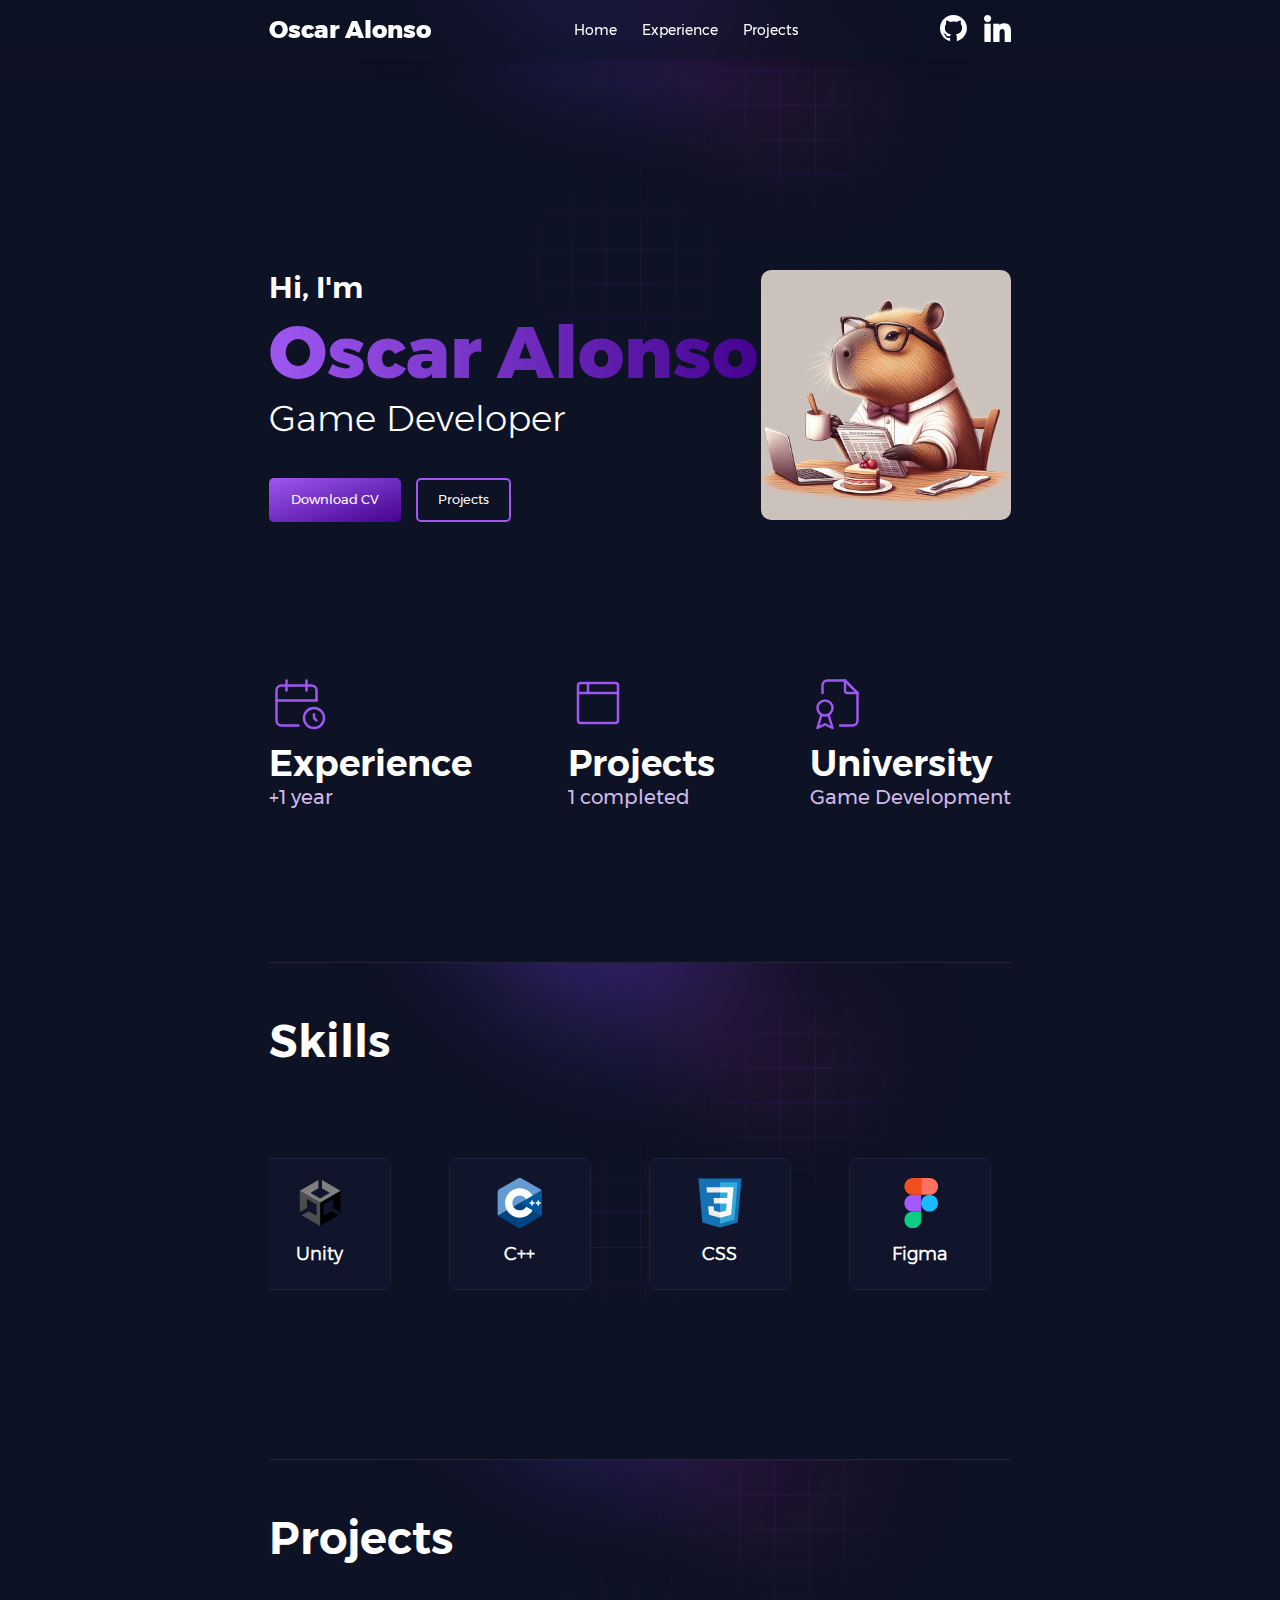
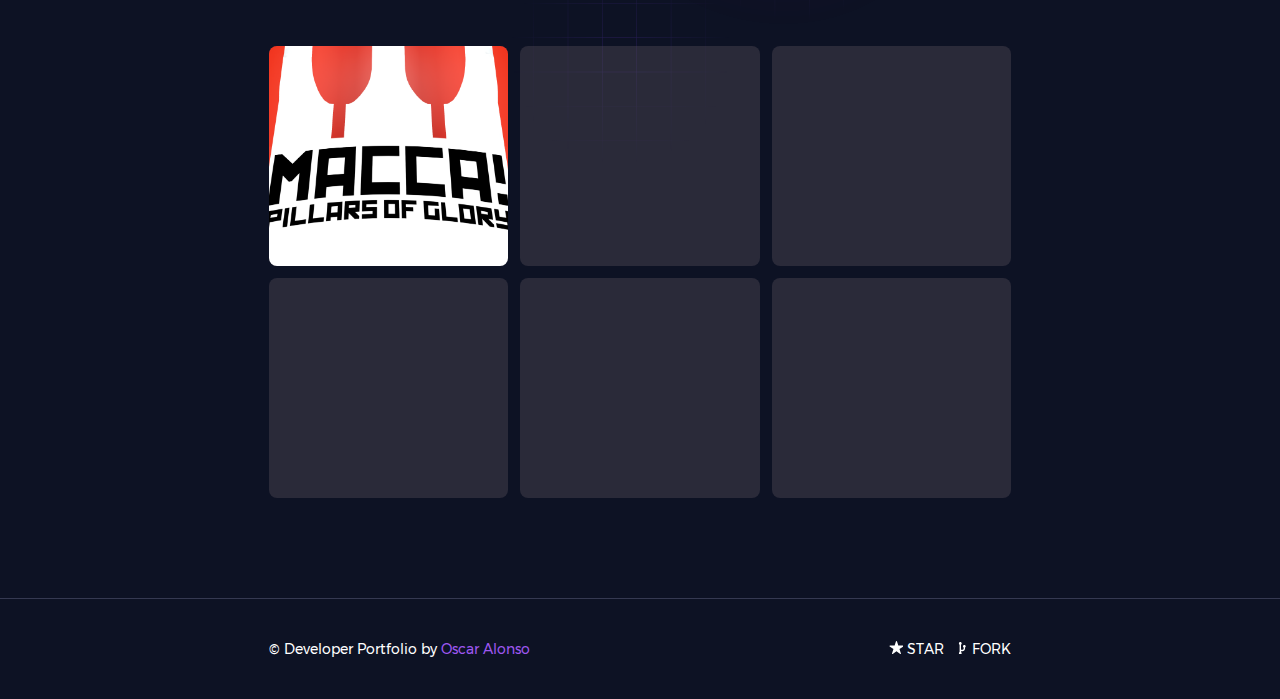
<file: index.html>
<!doctype html>
<html>

<head>
  <meta charset="UTF-8">
  <meta name="viewport" content="width=device-width, initial-scale=1.0">
  <link href="styles.css" rel="stylesheet">
</head>

<body>
  <nav>
    <div class="nav__content">
      <a href="" class="nav__name">Oscar Alonso</a>
      <ul class="nav__index">
        <li><a href="#home" class="nav__home">Home</a></li>
        <li><a href="#experience" class="nav__experience">Experience</a></li>
        <li><a href="#projects" class="nav__projects">Projects</a></li>
      </ul>
      <ul class="nav__social-media">
        <li><a href="https://github.com/oscaralonsoo"><img src="public/github.svg" alt="GitHub"></a></li>
        <li><a href="https://www.linkedin.com/in/alonsocamenforte/"><img src="public/linkedin.svg" alt="LinkedIn"></a>
        </li>
      </ul>
    </div>
  </nav>

  <header id="home">
    <div class="hero__content">
      <h2 class="hero__greeting">Hi, I'm</h2>
      <h1 class="hero__name">Oscar Alonso</h1>
      <p class="hero__position">Game Developer</p>
      <div class="hero__button-panel">
        <a href="" class="hero__resume-button">
          <span>Download CV</span>
        </a>
        <a href="#projects" class="hero__projects-button">
          <span>Projects</span>
        </a>
      </div>
    </div>
    <img src="public/pfp.jpg" alt="Oscar Alonso" class="hero__pfp">
  </header>

  <main>
    <section class="summary">
      <article>
        <svg width="60" height="60" viewBox="0 0 24 24" stroke-width="1" stroke="#9e57f0" fill="none"
          stroke-linecap="round" stroke-linejoin="round">
          <path stroke="none" d="M0 0h24v24H0z" fill="none"></path>
          <path d="M11.795 21h-6.795a2 2 0 0 1 -2 -2v-12a2 2 0 0 1 2 -2h12a2 2 0 0 1 2 2v4"></path>
          <path d="M18 18m-4 0a4 4 0 1 0 8 0a4 4 0 1 0 -8 0"></path>
          <path d="M15 3v4"></path>
          <path d="M7 3v4"></path>
          <path d="M3 11h16"></path>
          <path d="M18 16.496v1.504l1 1"></path>
        </svg>
        <div class="summary__experience">
          <h2 class="summary__title">Experience</h2>
          <p class="summary__description">+1 year</p>
        </div>
      </article>
      <article>
        <svg width="60" height="60" viewBox="0 0 24 24" stroke-width="1" stroke="#9e57f0" fill="none"
          stroke-linecap="round" stroke-linejoin="round">
          <path stroke="none" d="M0 0h24v24H0z" fill="none"></path>
          <path d="M4 4m0 1a1 1 0 0 1 1 -1h14a1 1 0 0 1 1 1v14a1 1 0 0 1 -1 1h-14a1 1 0 0 1 -1 -1z"></path>
          <path d="M4 8l16 0"></path>
          <path d="M8 4l0 4"></path>
        </svg>
        <div class="summary__projects">
          <h2 class="summary__title">Projects</h2>
          <p class="summary__description">1 completed</p>
        </div>
      </article>
      <article>
        <svg width="60" height="60" viewBox="0 0 24 24" stroke-width="1" stroke="#9e57f0" fill="none"
          stroke-linecap="round" stroke-linejoin="round">
          <path stroke="none" d="M0 0h24v24H0z" fill="none"></path>
          <path d="M14 3v4a1 1 0 0 0 1 1h4"></path>
          <path d="M5 8v-3a2 2 0 0 1 2 -2h7l5 5v11a2 2 0 0 1 -2 2h-5"></path>
          <path d="M6 14m-3 0a3 3 0 1 0 6 0a3 3 0 1 0 -6 0"></path>
          <path d="M4.5 17l-1.5 5l3 -1.5l3 1.5l-1.5 -5"></path>
        </svg>
        <div class="summary__education">
          <h2 class="summary__title">University</h2>
          <p class="summary__description">Game Development</p>
        </div>
      </article>
    </section>
    <section class="experience" id="experience"></section>
    <section class="skills" id="skills">
      <h2 class="skills__title">Skills</h2>
      <div class="skills__container">
      </div>
    </section>
    <section class="projects" id="projects">
      <h2 class="projects__title">Projects</h2>
      <div class="projects__grid">
        <article>
          <a href="https://oalonsoo.itch.io/macca" target="_blank">
            <img src="public\projects\Macca.png" alt="Macca">
          </a>
        </article>
        <article></article>
        <article></article>
        <article></article>
        <article></article>
        <article></article>
      </div>
    </section>
    <!-- <section class="contact"></section> -->
  </main>

  <footer>
    <p class="footer__credits">© Developer Portfolio by <a href="https://github.com/oscaralonsoo">Oscar Alonso</a></p>
    <div class="footer__git">
      <a href="https://github.com/oscaralonsoo/Portfolio">
        <svg stroke="currentColor" fill="currentColor" stroke-width="0" viewBox="0 0 480 480" height="1em" width="1em"
          xmlns="http://www.w3.org/2000/svg">
          <path
            d="M394 480a16 16 0 0 1-9.39-3L256 383.76 127.39 477a16 16 0 0 1-24.55-18.08L153 310.35 23 221.2a16 16 0 0 1 9-29.2h160.38l48.4-148.95a16 16 0 0 1 30.44 0l48.4 149H480a16 16 0 0 1 9.05 29.2L359 310.35l50.13 148.53A16 16 0 0 1 394 480z">
          </path>
        </svg>
        <span>STAR</span>
      </a>
      <a href="">
        <svg stroke="currentColor" fill="none" stroke-width="0" viewBox="0 0 20 20" height="1em" width="1em"
          xmlns="http://www.w3.org/2000/svg">
          <path
            d="M7 5C7 3.89543 7.89543 3 9 3C10.1046 3 11 3.89543 11 5C11 5.74028 10.5978 6.38663 10 6.73244V14.0396H11.7915C12.8961 14.0396 13.7915 13.1441 13.7915 12.0396V10.7838C13.1823 10.4411 12.7708 9.78837 12.7708 9.03955C12.7708 7.93498 13.6662 7.03955 14.7708 7.03955C15.8753 7.03955 16.7708 7.93498 16.7708 9.03955C16.7708 9.77123 16.3778 10.4111 15.7915 10.7598V12.0396C15.7915 14.2487 14.0006 16.0396 11.7915 16.0396H10V17.2676C10.5978 17.6134 11 18.2597 11 19C11 20.1046 10.1046 21 9 21C7.89543 21 7 20.1046 7 19C7 18.2597 7.4022 17.6134 8 17.2676V6.73244C7.4022 6.38663 7 5.74028 7 5Z"
            fill="currentColor"></path>
        </svg>
        <span>FORK</span>
      </a>
    </div>
  </footer>
</body>

<script src="skillsBand.js"></script>

</html>
</file>
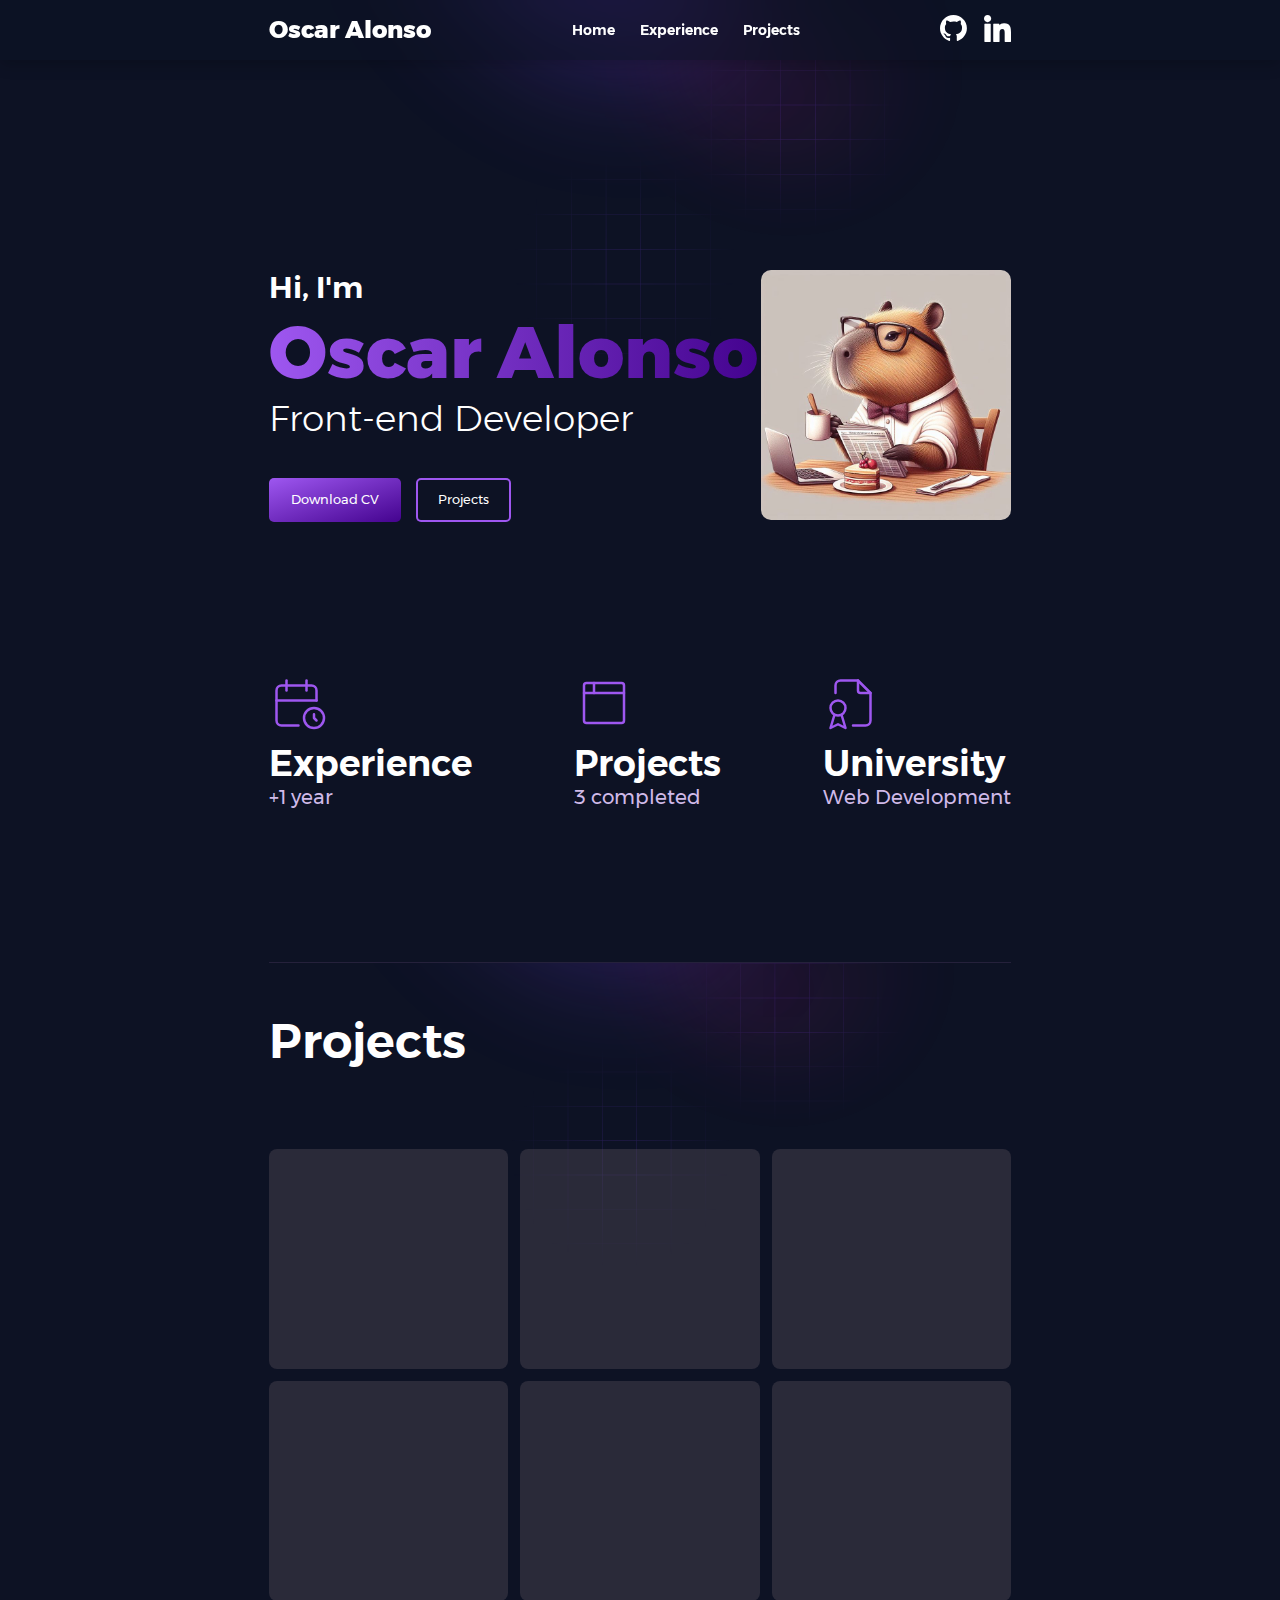
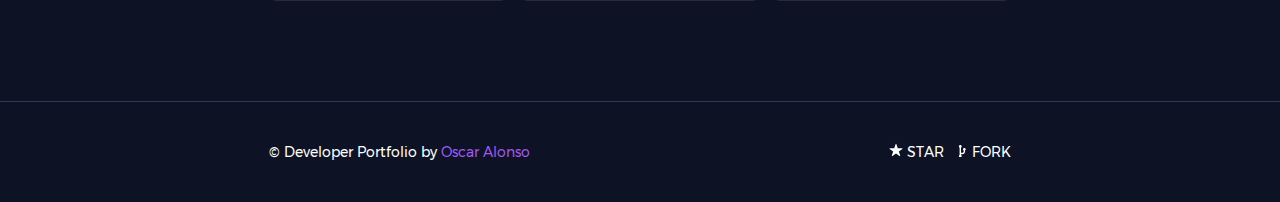
<file: src/index.html>
<!doctype html>
<html>

<head>
  <meta charset="UTF-8">
  <meta name="viewport" content="width=device-width, initial-scale=1.0">
  <link href="styles.css" rel="stylesheet">
</head>

<body>
  <nav>
    <div class="nav__content">
      <a href="" class="nav__name">Oscar Alonso</a>
      <ul class="nav__index">
        <li><a href="#home" class="nav__home">Home</a></li>
        <li><a href="#experience" class="nav__experience">Experience</a></li>
        <li><a href="#projects" class="nav__projects">Projects</a></li>
      </ul>
      <ul class="nav__social-media">
        <li><a href="https://github.com/oscaralonsoo"><img src="../public/github.svg" alt="GitHub"></a></li>
        <li><a href="https://www.linkedin.com/in/alonsocamenforte/"><img src="../public/linkedin.svg" alt="LinkedIn"></a></li>
      </ul>
    </div>
  </nav>

  <header id="home">
    <div class="hero__content">
      <h2 class="hero__greeting">Hi, I'm</h2>
      <h1 class="hero__name">Oscar Alonso</h1>
      <p class="hero__position">Front-end Developer</p>
      <div class="hero__button-panel">
        <a href="" class="hero__resume-button">
          <span>Download CV</span>
        </a>
        <a href="#projects" class="hero__projects-button">
          <span>Projects</span>
        </a>
      </div>
    </div>
    <img src="../public/pfp.jpg" alt="Oscar Alonso" class="hero__pfp">
  </header>

  <main>
    <section class="summary">
      <article>
        <svg width="60" height="60" viewBox="0 0 24 24" stroke-width="1" stroke="#9e57f0" fill="none" stroke-linecap="round" stroke-linejoin="round">
          <path stroke="none" d="M0 0h24v24H0z" fill="none"></path>
          <path d="M11.795 21h-6.795a2 2 0 0 1 -2 -2v-12a2 2 0 0 1 2 -2h12a2 2 0 0 1 2 2v4"></path>
          <path d="M18 18m-4 0a4 4 0 1 0 8 0a4 4 0 1 0 -8 0"></path>
          <path d="M15 3v4"></path>
          <path d="M7 3v4"></path>
          <path d="M3 11h16"></path>
          <path d="M18 16.496v1.504l1 1"></path>
        </svg>
        <div class="summary__experience">
          <h2 class="summary__title">Experience</h2>
          <p class="summary__description">+1 year</p>
        </div>
      </article>
      <article>
        <svg width="60" height="60" viewBox="0 0 24 24" stroke-width="1" stroke="#9e57f0" fill="none" stroke-linecap="round" stroke-linejoin="round">
          <path stroke="none" d="M0 0h24v24H0z" fill="none"></path>
          <path d="M4 4m0 1a1 1 0 0 1 1 -1h14a1 1 0 0 1 1 1v14a1 1 0 0 1 -1 1h-14a1 1 0 0 1 -1 -1z"></path>
          <path d="M4 8l16 0"></path>
          <path d="M8 4l0 4"></path>
        </svg>
        <div class="summary__projects">
          <h2 class="summary__title">Projects</h2>
          <p class="summary__description">3 completed</p>
        </div>
      </article>
      <article>
        <svg width="60" height="60" viewBox="0 0 24 24" stroke-width="1" stroke="#9e57f0" fill="none" stroke-linecap="round" stroke-linejoin="round">
          <path stroke="none" d="M0 0h24v24H0z" fill="none"></path>
          <path d="M14 3v4a1 1 0 0 0 1 1h4"></path>
          <path d="M5 8v-3a2 2 0 0 1 2 -2h7l5 5v11a2 2 0 0 1 -2 2h-5"></path>
          <path d="M6 14m-3 0a3 3 0 1 0 6 0a3 3 0 1 0 -6 0"></path>
          <path d="M4.5 17l-1.5 5l3 -1.5l3 1.5l-1.5 -5"></path>
        </svg>
        <div class="summary__education">
          <h2 class="summary__title">University</h2>
          <p class="summary__description">Web Development</p>
        </div>
      </article>
    </section>
    <section class="experience" id="experience"></section>
    <section class="projects" id="projects">
      <h2 class="projects__title">Projects</h2>
      <div class="projects__grid">
        <article></article>
        <article></article>
        <article></article>
        <article></article>
        <article></article>
        <article></article>
      </div>
    </section>
    <!-- <section class="skills"></section> -->
    <!-- <section class="contact"></section> -->
  </main>

  <footer>
    <p class="footer__credits">© Developer Portfolio by <a href="https://github.com/oscaralonsoo">Oscar Alonso</a></p>
    <div class="footer__git">
      <a href="">
        <svg stroke="currentColor" fill="currentColor" stroke-width="0" viewBox="0 0 512 512" height="1em" width="1em" xmlns="http://www.w3.org/2000/svg"><path d="M394 480a16 16 0 0 1-9.39-3L256 383.76 127.39 477a16 16 0 0 1-24.55-18.08L153 310.35 23 221.2a16 16 0 0 1 9-29.2h160.38l48.4-148.95a16 16 0 0 1 30.44 0l48.4 149H480a16 16 0 0 1 9.05 29.2L359 310.35l50.13 148.53A16 16 0 0 1 394 480z"></path></svg>
        <span>STAR</span>
      </a>
      <a href="https://github.com/oscaralonsoo/Portfolio">
        <svg stroke="currentColor" fill="none" stroke-width="0" viewBox="0 0 20 20" height="1em" width="1em" xmlns="http://www.w3.org/2000/svg"><path d="M7 5C7 3.89543 7.89543 3 9 3C10.1046 3 11 3.89543 11 5C11 5.74028 10.5978 6.38663 10 6.73244V14.0396H11.7915C12.8961 14.0396 13.7915 13.1441 13.7915 12.0396V10.7838C13.1823 10.4411 12.7708 9.78837 12.7708 9.03955C12.7708 7.93498 13.6662 7.03955 14.7708 7.03955C15.8753 7.03955 16.7708 7.93498 16.7708 9.03955C16.7708 9.77123 16.3778 10.4111 15.7915 10.7598V12.0396C15.7915 14.2487 14.0006 16.0396 11.7915 16.0396H10V17.2676C10.5978 17.6134 11 18.2597 11 19C11 20.1046 10.1046 21 9 21C7.89543 21 7 20.1046 7 19C7 18.2597 7.4022 17.6134 8 17.2676V6.73244C7.4022 6.38663 7 5.74028 7 5Z" fill="currentColor"></path></svg>
        <span>FORK</span>
      </a>
    </div>
  </footer>
</body>

</html>
</file>
<file: styles.css>
@font-face {
    font-family: Gontserrat-ExtraBold;
    src: url(fonts/Gontserrat-ExtraBold.ttf);
}

@font-face {
    font-family: Gontserrat;
    src: url(fonts/Gontserrat-Regular.ttf);
}

@font-face {
    font-family: Gontserrat-SemiBold;
    src: url(fonts/Gontserrat-SemiBold.ttf);
}

@font-face {
    font-family: Gontserrat-Light;
    src: url(fonts/Gontserrat-Light.ttf);
}

@font-face {
    font-family: Gontserrat-Medium;
    src: url(fonts/Gontserrat-Medium.ttf);
}

@font-face {
    font-family: Gontserrat-Bold;
    src: url(fonts/Gontserrat-Bold.ttf);
}

* {
    margin: 0;
    padding: 0;
}

body {
    background-color: rgb(13, 18, 36);
}

nav {
    display: flex;
    align-items: center;
    position: fixed;
    top: 0;
    width: 100%;
    height: 60px;
    background-color: rgba(13, 18, 36, 0.555);
    backdrop-filter: blur(7px);
    box-shadow: 0 4px 15px rgba(0, 0, 0, 0.2);
    z-index: 1000;
}

.nav__content {
    display: flex;
    justify-content: space-between;
    width: 100%;
    height: 100%;
    margin: 0 21%;
    align-items: center;
}

.nav__content a {
    text-decoration: none;
    color: white;
}

.nav__index a {
    height: 100%;
    align-content: center;
    padding: 0 5px;
}

.nav__index a:hover {
    box-shadow: inset 0 -2px 0 0 rgb(158, 87, 240);
}

.nav__index {
    display: flex;
    align-items: center;
    font-family: Gontserrat;
    gap: 15px;
    height: 100%;
    list-style-type: none;

    font-size: 0.875rem;
    line-height: 1.25rem;
}

.nav__index li {
    display: flex;
    align-items: center;
    height: 100%;
}

.nav__name {
    font-family: Gontserrat-ExtraBold;
    font-size: 1.5rem;
    line-height: 2rem;
}

.nav__social-media {
    display: flex;
    align-items: center;
    gap: 17px;
    list-style-type: none;
}

.nav__social-media img {
    width: 27px;
    cursor: pointer;
}

header {
    display: flex;
    justify-content: space-between;
    margin: 0 21%;
    padding-top: 270px;

    background-image: url("hero.svg");
    background-repeat: no-repeat;
    background-size: contain;
}

.hero__content {
    display: flex;
    flex-direction: column;
    gap: 10px;
}

.hero__greeting {
    font-family: Gontserrat-SemiBold;
    font-size: 1.875rem;
    line-height: 2.25rem;
    color: white;
}

.hero__name {
    background: linear-gradient(to right, rgb(158, 87, 240), rgb(68, 3, 143));
    background-size: cover;
    -webkit-background-clip: text;
    -webkit-text-fill-color: transparent;

    font-family: Gontserrat-ExtraBold;
    font-size: 4.5rem;
    line-height: 1;
}

.hero__position {
    font-family: Gontserrat-Light;
    font-size: 2.25rem;
    line-height: 2.5rem;
    color: white;
}

.hero__resume-button {
    font-family: Gontserrat-Medium;
}

.hero__projects-button {
    font-family: Gontserrat-Medium;
}

.hero__pfp {
    border-radius: 10px;
    height: 250px;
}

.hero__button-panel {
    display: flex;
    align-items: center;
    gap: 15px;
    margin-top: 30px;
}

.hero__button-panel a {
    text-decoration: none;
    color: white;
    padding: 13px 22px;
    border-radius: 5px;

    font-family: Gontserrat;
    font-size: 0.83rem;
    line-height: 1.1rem;
}

.hero__resume-button {
    background: linear-gradient(to bottom right, rgb(158, 87, 240), rgb(68, 3, 143));
}

.hero__projects-button {
    background-color: transparent;
    box-shadow: inset 0 0 0 2px rgb(158, 87, 240);
}

.hero__projects-button:hover {
    background: linear-gradient(to bottom right, rgb(158, 87, 240), rgb(68, 3, 143));
    box-shadow: inset 0 0 0 0 transparent;
}

.summary {
    display: flex;
    justify-content: space-between;
    align-items: center;
    height: 120px;
    margin: 0 21%;
    margin-top: 160px;
}

.summary article {
    display: flex;
    gap: 10px;
    flex-direction: column;
}

.summary__title {
    font-family: Gontserrat-SemiBold;
    font-size: 2.25rem;
    line-height: 2.5rem;
    color: white;
}

.summary__description {
    font-family: Gontserrat;
    font-size: 1.25rem;
    line-height: 1.75rem;
    color: rgb(208, 186, 233);
}

.projects {
    margin: 0 21%;
    margin-top: 160px;
    padding-top: 70px;

    border-top: 1px solid #25213b;

    background-image: url("section.svg");
    background-repeat: no-repeat;
    background-size: contain;
}

.projects__title {
    font-family: Gontserrat-SemiBold;
    font-size: 2.8rem;
    line-height: 1rem;
    color: white;
}

.projects__grid {
    margin-top: 100px;
    display: grid;
    grid-template-columns: 1fr 1fr 1fr;
    gap: 12px;
}

.projects__grid article {
    height: 220px;
    background-color: rgba(91, 83, 92, 0.377);
    border-radius: 8px;
}


.projects article img {
    width: 100%;
    height: 100%;
    object-fit: cover;
    border-radius: 8px;
}

footer {
    display: flex;
    justify-content: space-between;
    align-items: center;
    margin-top: 100px;
    padding: 0 21%;
    height: 100px;
    border-top: 1px solid #353951;

    font-family: Gontserrat;
    font-size: 0.875rem;
    line-height: 1.25rem;
    color: white;
}

.footer__credits a {
    text-decoration: none;
    color: rgb(158, 87, 240);
}

.footer__git {
    display: flex;
    gap: 10px;
}

.footer__git a {
    text-decoration: none;
    color: white;
}

.footer__git a:hover {
    color: rgb(158, 87, 240);
}

.skills {
    margin: 0 21%;
    margin-top: 160px;
    padding-top: 70px;
    border-top: 1px solid #25213b;
    background-image: url("hero.svg");
    background-repeat: no-repeat;
    background-size: cover;
}
.skills__title {
    font-family: Gontserrat-SemiBold;
    font-size: 2.8rem;
    line-height: 1rem;
    color: white;
}
.skills__container {
    display: flex;
    align-items: center;
    position: relative;
    overflow: hidden;
    margin-top: 100px;
    width: 100%;
    height: 150px;
    white-space: nowrap;
}
.skills__item {
    display: inline-flex;
    flex-direction: column;
    align-items: center;
    justify-content: center;
    gap: 10px;
    min-width: 140px;
    min-height: 130px;
    background-color: #11152c;
    border-radius: 8px;
    position: absolute;
    transition: opacity 0.5s, left 0.05s linear;
    border: solid 1px;
    border-color: #1f223c;
    transition: 0.1s;
}
.skills__item:hover {
    cursor: pointer;
    transform: scale(1.1);
    border-color: #8357ea;
}
.skills__item img {
    width: auto;
    height: 50px;
}
.skills__item-title {
    font-family: Gontserrat-Light;
    font-size: 1.1rem;
    line-height: 2rem;
    color: white;
    text-align: center;
}



/* Scrollbar Styling */
::-webkit-scrollbar {
    width: 17px;
}

::-webkit-scrollbar-track {
    background: #2c2c2c;
}

::-webkit-scrollbar-thumb {
    background-color: #555;
    border: 2px solid #2c2c2c;
}

::-webkit-scrollbar-thumb:hover {
    background-color: #888;
}
</file>
<file: src/styles.css>
@font-face {
    font-family: Gontserrat-ExtraBold;
    src: url(fonts/Gontserrat-ExtraBold.ttf);
}

@font-face {
    font-family: Gontserrat;
    src: url(fonts/Gontserrat-Regular.ttf);
}

@font-face {
    font-family: Gontserrat-SemiBold;
    src: url(fonts/Gontserrat-SemiBold.ttf);
}

@font-face {
    font-family: Gontserrat-Light;
    src: url(fonts/Gontserrat-Light.ttf);
}

@font-face {
    font-family: Gontserrat-Medium;
    src: url(fonts/Gontserrat-Medium.ttf);
}

@font-face {
    font-family: Gontserrat-Bold;
    src: url(fonts/Gontserrat-Bold.ttf);
}

* {
    margin: 0;
    padding: 0;
}

body {
    background-color: rgb(13, 18, 36);
}

nav {
    display: flex;
    align-items: center;
    position: fixed;
    top: 0;
    width: 100%;
    height: 60px;
    background-color: rgba(13, 18, 36, 0.555);
    backdrop-filter: blur(7px);
    box-shadow: 0 4px 15px rgba(0, 0, 0, 0.2);
    z-index: 1000;
}

.nav__content {
    display: flex;
    justify-content: space-between;
    width: 100%;
    height: 100%;
    margin: 0 21%;
    align-items: center;
}

.nav__content a {
    text-decoration: none;
    color: white;
}

.nav__index a {
    height: 100%;
    align-content: center;
    padding: 0 5px;
}

.nav__index a:hover {
    box-shadow: inset 0 -2px 0 0 rgb(158, 87, 240);
}

.nav__index {
    display: flex;
    align-items: center;
    font-family: Gontserrat-SemiBold;
    gap: 15px;
    height: 100%;
    list-style-type: none;

    font-size: 0.875rem;
    line-height: 1.25rem;
}

.nav__index li {
    display: flex;
    align-items: center;
    height: 100%;
}

.nav__name {
    font-family: Gontserrat-ExtraBold;
    font-size: 1.5rem;
    line-height: 2rem;
}

.nav__social-media {
    display: flex;
    align-items: center;
    gap: 17px;
    list-style-type: none;
}

.nav__social-media img {
    width: 27px;
    cursor: pointer;
}

header {
    display: flex;
    justify-content: space-between;
    margin: 0 21%;
    padding-top: 270px;

    background-image: url("hero.svg");
    background-repeat: no-repeat;
    background-size: contain;
}

.hero__content {
    display: flex;
    flex-direction: column;
    gap: 10px;
}

.hero__greeting {
    font-family: Gontserrat-SemiBold;
    font-size: 1.875rem;
    line-height: 2.25rem;
    color: white;
}

.hero__name {
    background: linear-gradient(to right, rgb(158, 87, 240), rgb(68, 3, 143));
    background-size: cover;
    -webkit-background-clip: text;
    -webkit-text-fill-color: transparent;

    font-family: Gontserrat-ExtraBold;
    font-size: 4.5rem;
    line-height: 1;
}

.hero__position {
    font-family: Gontserrat-Light;
    font-size: 2.25rem;
    line-height: 2.5rem;
    color: white;
}

.hero__resume-button {
    font-family: Gontserrat-Medium;
}

.hero__projects-button {
    font-family: Gontserrat-Medium;
}

.hero__pfp {
    border-radius: 10px;
    height: 250px;
}

.hero__button-panel {
    display: flex;
    align-items: center;
    gap: 15px;
    margin-top: 30px;
}

.hero__button-panel a{
    text-decoration: none;
    color: white;
    padding: 13px 22px;
    border-radius: 5px;

    font-family: Gontserrat;
    font-size: 0.83rem;
    line-height: 1.1rem;
}

.hero__resume-button {
    background: linear-gradient(to bottom right, rgb(158, 87, 240), rgb(68, 3, 143));
}

.hero__projects-button {
    background-color: transparent;
    box-shadow: inset 0 0 0 2px rgb(158, 87, 240);
}

.hero__projects-button:hover {
    background: linear-gradient(to bottom right, rgb(158, 87, 240), rgb(68, 3, 143));
    box-shadow: inset 0 0 0 0 transparent;
}

.summary {
    display: flex;
    justify-content: space-between;
    align-items: center;
    height: 120px;
    margin: 0 21%;
    margin-top: 160px;
}

.summary article {
    display: flex;
    gap: 10px;
    flex-direction: column;
}

.summary__title {
    font-family: Gontserrat-SemiBold;
    font-size: 2.25rem;
    line-height: 2.5rem;
    color: white;
}

.summary__description {
    font-family: Gontserrat;
    font-size: 1.25rem;
    line-height: 1.75rem;
    color: rgb(208, 186, 233);
}

.projects {
    margin: 0 21%;
    margin-top: 160px;
    padding-top: 70px;
    
    border-top: 1px solid #25213b;

    background-image: url("section.svg");
    background-repeat: no-repeat;
    background-size: contain;
}

.projects__title {
    font-family: Gontserrat-SemiBold;
    font-size: 3rem;
    line-height: 1rem;
    color: white;
}

.projects__grid {
    margin-top: 100px;
    display: grid;
    grid-template-columns: 1fr 1fr 1fr;
    gap: 12px;
}

.projects__grid article {
    height: 220px;
    background-color: rgba(91, 83, 92, 0.377);
    border-radius: 8px;
}


footer {
    display: flex;
    justify-content: space-between;
    align-items: center;
    margin-top: 100px;
    padding: 0 21%;
    height: 100px;
    border-top: 1px solid #353951;

    font-family: Gontserrat;
    font-size: 0.875rem;
    line-height: 1.25rem;
    color: white;
}

.footer__credits a {
    text-decoration: none;
    color: rgb(158, 87, 240);
}

.footer__git {
    display: flex;
    gap: 10px;
}

.footer__git a {
    text-decoration: none;
    color: white;
}

.footer__git a:hover {
    color: rgb(158, 87, 240);
}




















::-webkit-scrollbar {
    width: 17px;
}

::-webkit-scrollbar-track {
    background: #2c2c2c;
}

::-webkit-scrollbar-thumb {
    background-color: #555;
    border: 2px solid #2c2c2c;
}

::-webkit-scrollbar-thumb:hover {
    background-color: #888;
}
</file>
